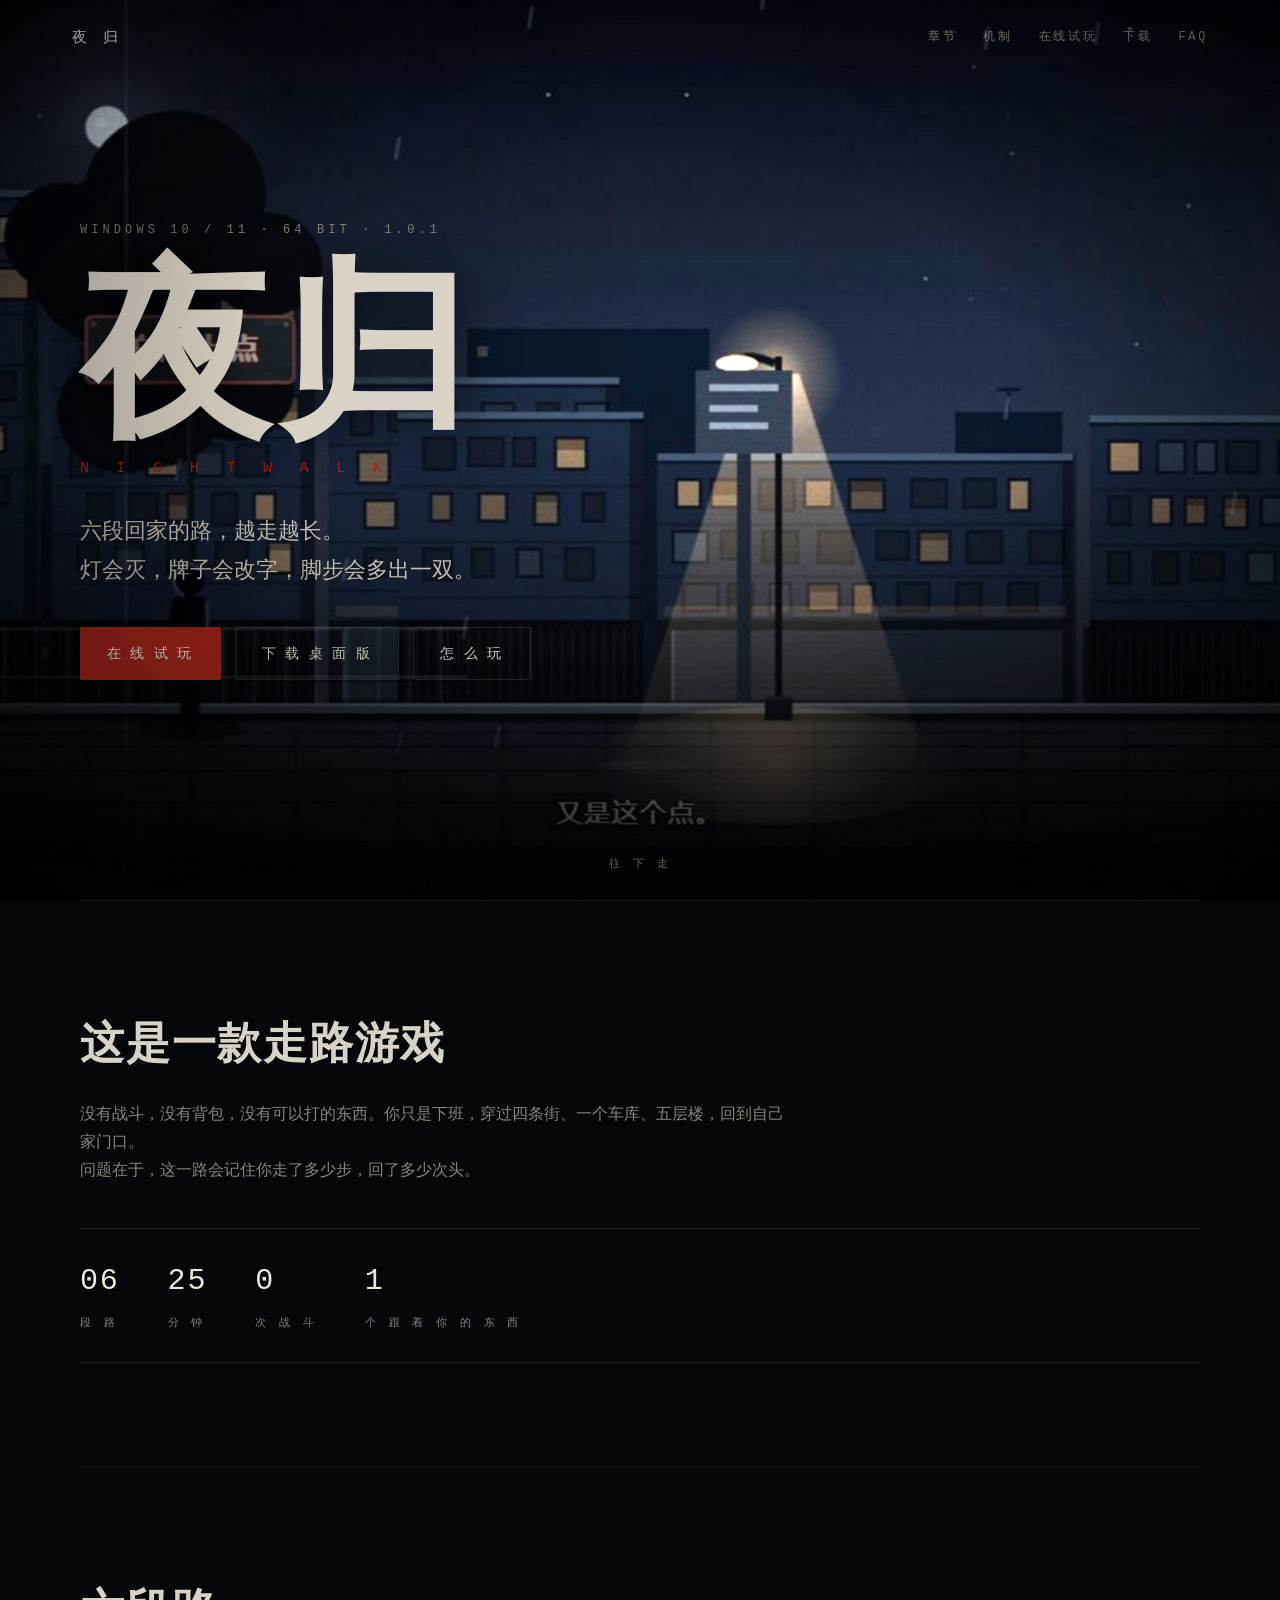
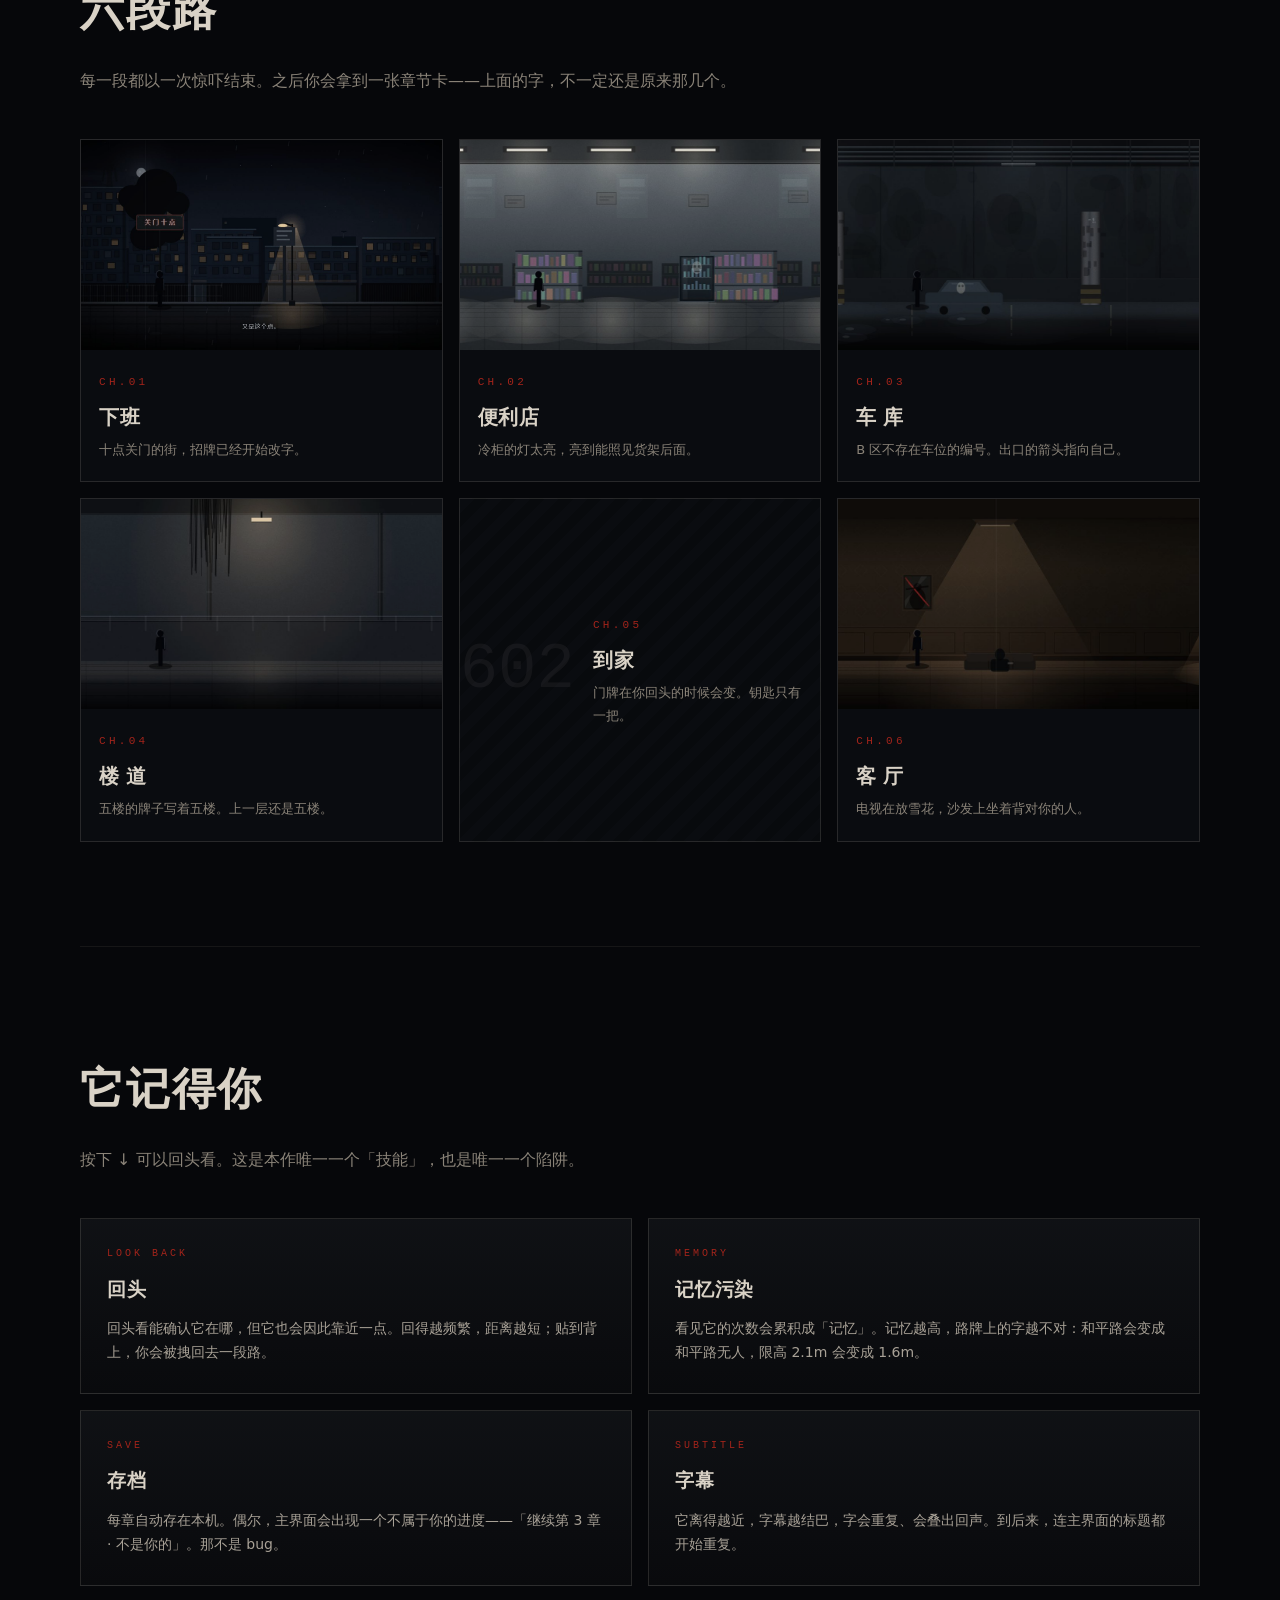
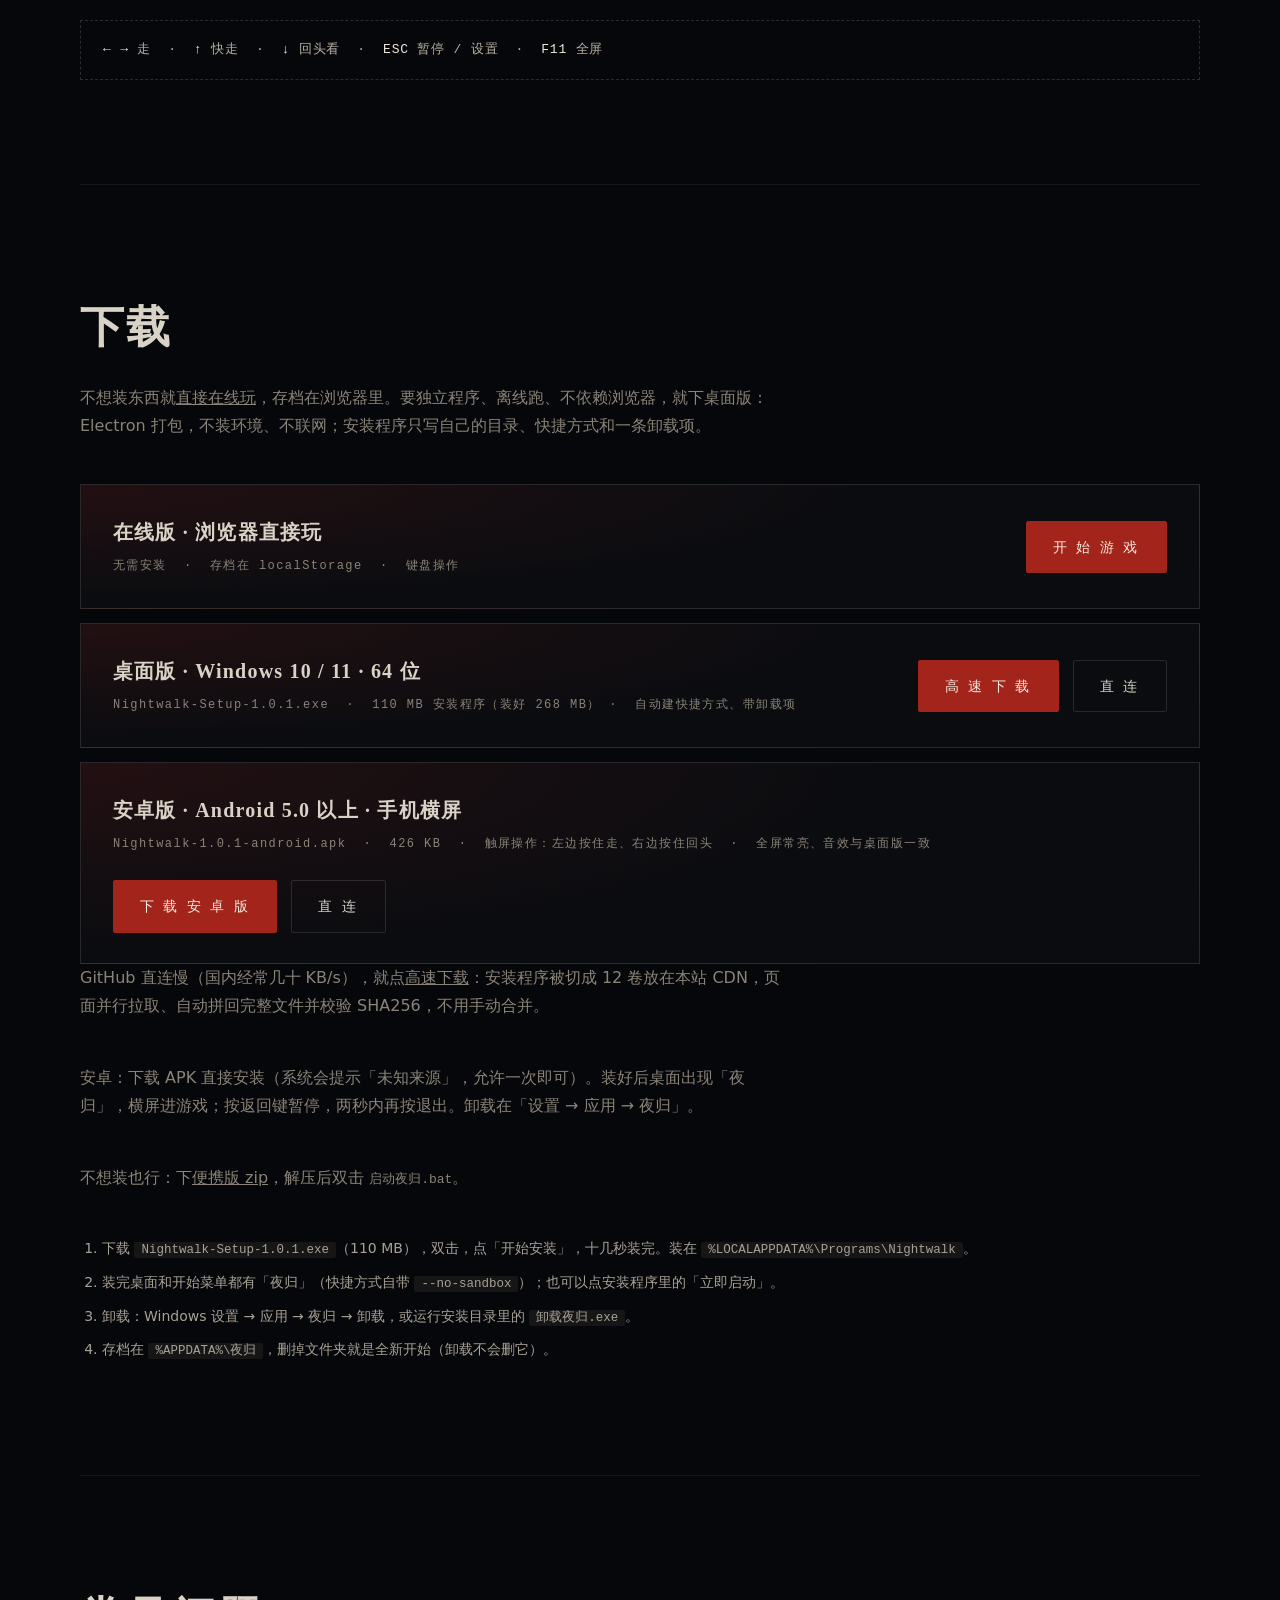
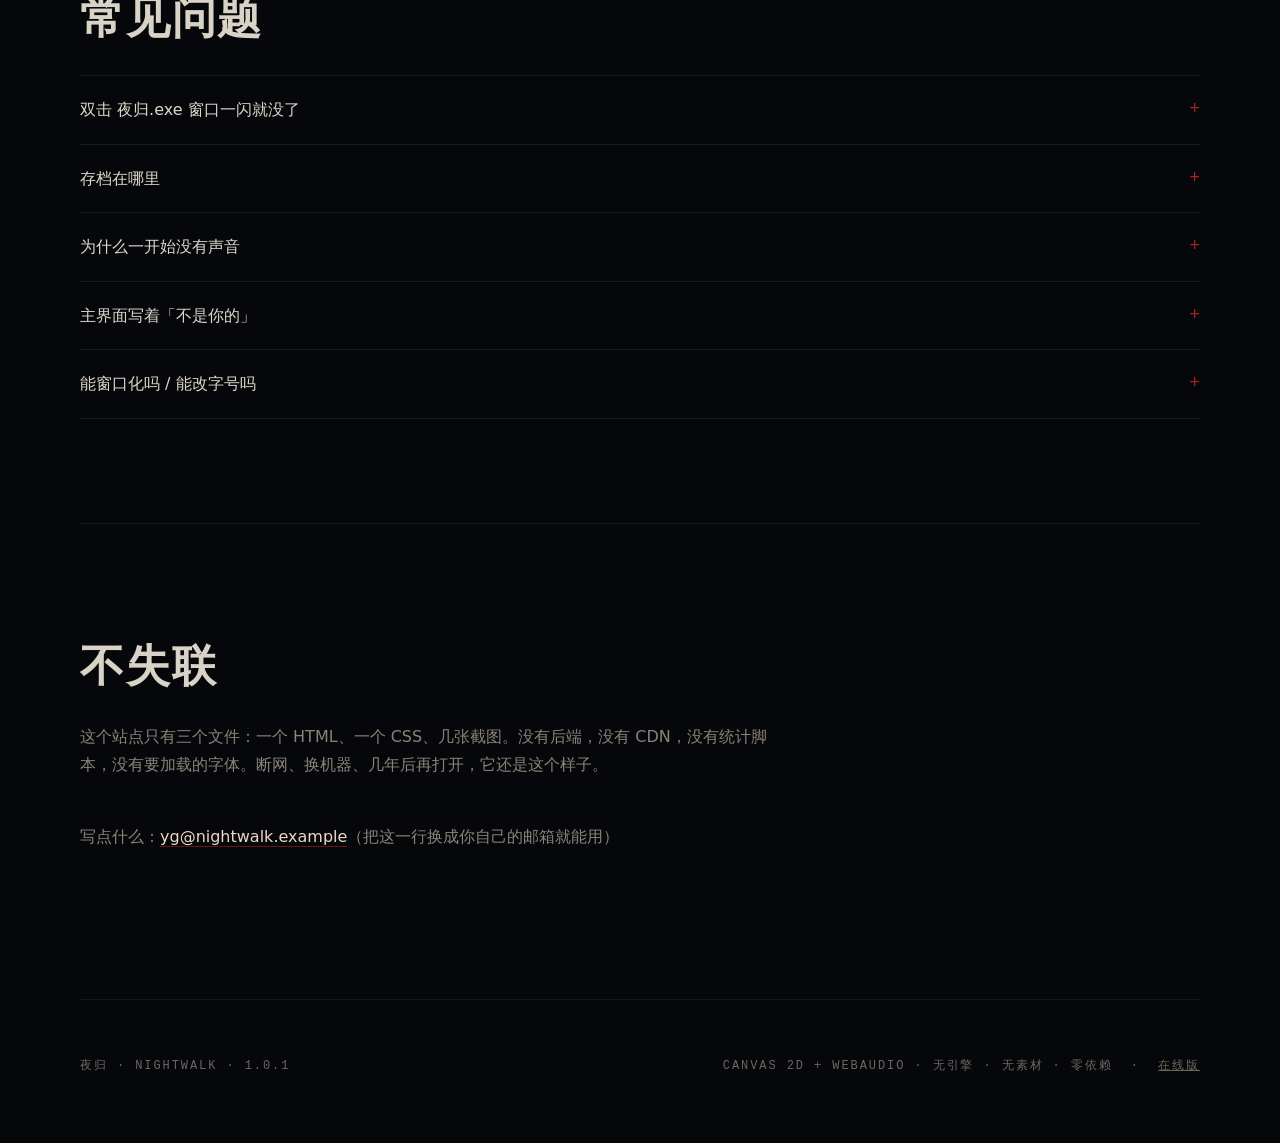
<file: index.html>
<!DOCTYPE html>
<html lang='zh-CN'>
<head>
<meta charset='utf-8'>
<script>document.documentElement.classList.add('js')</script>
<meta name='viewport' content='width=device-width,initial-scale=1'>
<title>夜归 · Nightwalk</title>
<meta name='description' content='夜归 Nightwalk —— 六段回家的路。灯会灭，牌子会改字，脚步会多出一双。'>
<meta name='theme-color' content='#06070a'>
<meta property='og:title' content='夜归 · Nightwalk'>
<meta property='og:description' content='六段回家的路。灯会灭，牌子会改字，脚步会多出一双。'>
<meta property='og:image' content='img/hero.jpg'>
<meta property='og:type' content='website'>
<link rel='icon' href="data:image/svg+xml,%3Csvg xmlns='http://www.w3.org/2000/svg' viewBox='0 0 32 32'%3E%3Crect width='32' height='32' fill='%23090a0c'/%3E%3Ccircle cx='16' cy='14' r='7' fill='%23c9c1b4'/%3E%3Ccircle cx='13' cy='13' r='2' fill='%23120f0d'/%3E%3Ccircle cx='19' cy='13' r='2' fill='%23120f0d'/%3E%3Cpath d='M12 19h8' stroke='%238e1f1a' stroke-width='1.6'/%3E%3C/svg%3E">
<link rel='stylesheet' href='style.css'>
</head>
<body>

<header class='hero'>
  <div class='hero-bg' style="background-image:url('img/hero.jpg')"></div>
  <nav class='topnav'>
    <a class='brand' href='./'>夜 归</a>
    <div class='navlinks'>
      <a href='#chapters'>章节</a>
      <a href='#how'>机制</a>
      <a href='play/'>在线试玩</a>
      <a href='#download'>下载</a>
      <a href='#faq'>FAQ</a>
    </div>
  </nav>
  <div class='hero-inner'>
    <p class='kicker'>WINDOWS 10 / 11 · 64 BIT · 1.0.1</p>
    <h1 class='glitch' data-t='夜归'>夜归</h1>
    <p class='en'>N I G H T W A L K</p>
    <p class='lead'>六段回家的路，越走越长。<br>灯会灭，牌子会改字，脚步会多出一双。</p>
    <div class='cta'>
      <a class='btn solid' href='play/'>在 线 试 玩</a>
      <a class='btn ghost' href='#download'>下 载 桌 面 版</a>
      <a class='btn ghost' href='#how'>怎 么 玩</a>
    </div>
  </div>
  <div class='scroll'>往 下 走</div>
</header>

<main class='wrap'>

  <section class='sec reveal' id='about'>
    <h2>这是一款走路游戏</h2>
    <p class='sub'>没有战斗，没有背包，没有可以打的东西。你只是下班，穿过四条街、一个车库、五层楼，回到自己家门口。<br>问题在于，这一路会记住你走了多少步，回了多少次头。</p>
    <div class='stats'>
      <div><b>06</b><span>段 路</span></div>
      <div><b>25</b><span>分 钟</span></div>
      <div><b>0</b><span>次 战 斗</span></div>
      <div><b>1</b><span>个 跟 着 你 的 东 西</span></div>
    </div>
  </section>

  <section class='sec reveal' id='chapters'>
    <h2>六段路</h2>
    <p class='sub'>每一段都以一次惊吓结束。之后你会拿到一张章节卡——上面的字，不一定还是原来那几个。</p>
    <div class='grid'>
      <article class='card'><img src='img/street.jpg' alt='街道'><div class='meta'><span class='no'>CH.01</span><h3>下班</h3><p>十点关门的街，招牌已经开始改字。</p></div></article>
      <article class='card'><img src='img/store.jpg' alt='便利店'><div class='meta'><span class='no'>CH.02</span><h3>便利店</h3><p>冷柜的灯太亮，亮到能照见货架后面。</p></div></article>
      <article class='card'><img src='img/garage.jpg' alt='车库'><div class='meta'><span class='no'>CH.03</span><h3>车 库</h3><p>B 区不存在车位的编号。出口的箭头指向自己。</p></div></article>
      <article class='card'><img src='img/stairs.jpg' alt='楼道'><div class='meta'><span class='no'>CH.04</span><h3>楼 道</h3><p>五楼的牌子写着五楼。上一层还是五楼。</p></div></article>
      <article class='card noimg'><span class='ghost-no'>602</span><div class='meta'><span class='no'>CH.05</span><h3>到家</h3><p>门牌在你回头的时候会变。钥匙只有一把。</p></div></article>
      <article class='card'><img src='img/living.jpg' alt='客厅'><div class='meta'><span class='no'>CH.06</span><h3>客 厅</h3><p>电视在放雪花，沙发上坐着背对你的人。</p></div></article>
    </div>
  </section>

  <section class='sec reveal' id='how'>
    <h2>它记得你</h2>
    <p class='sub'>按下 ↓ 可以回头看。这是本作唯一一个「技能」，也是唯一一个陷阱。</p>
    <div class='cols'>
      <div class='box'><span class='tag'>LOOK BACK</span><h3>回头</h3><p>回头看能确认它在哪，但它也会因此靠近一点。回得越频繁，距离越短；贴到背上，你会被拽回去一段路。</p></div>
      <div class='box'><span class='tag'>MEMORY</span><h3>记忆污染</h3><p>看见它的次数会累积成「记忆」。记忆越高，路牌上的字越不对：和平路会变成和平路无人，限高 2.1m 会变成 1.6m。</p></div>
      <div class='box'><span class='tag'>SAVE</span><h3>存档</h3><p>每章自动存在本机。偶尔，主界面会出现一个不属于你的进度——「继续第 3 章 · 不是你的」。那不是 bug。</p></div>
      <div class='box'><span class='tag'>SUBTITLE</span><h3>字幕</h3><p>它离得越近，字幕越结巴，字会重复、会叠出回声。到后来，连主界面的标题都开始重复。</p></div>
    </div>
    <p class='keys'><b>← →</b> 走 &nbsp;·&nbsp; <b>↑</b> 快走 &nbsp;·&nbsp; <b>↓</b> 回头看 &nbsp;·&nbsp; <b>ESC</b> 暂停 / 设置 &nbsp;·&nbsp; <b>F11</b> 全屏</p>
  </section>

  <section class='sec reveal' id='download'>
    <h2>下载</h2>
    <p class='sub'>不想装东西就<a href='play/'>直接在线玩</a>，存档在浏览器里。要独立程序、离线跑、不依赖浏览器，就下桌面版：Electron 打包，不装环境、不联网；安装程序只写自己的目录、快捷方式和一条卸载项。</p>
    <div class='dl'>
      <div>
        <strong>在线版 · 浏览器直接玩</strong>
        <span>无需安装 &nbsp;·&nbsp; 存档在 localStorage &nbsp;·&nbsp; 键盘操作</span>
      </div>
      <div class='cta'>
        <a class='btn solid' href='play/'>开 始 游 戏</a>
      </div>
    </div>
    <div class='dl' style='margin-top:14px'>
      <div>
        <strong>桌面版 · Windows 10 / 11 · 64 位</strong>
        <span>Nightwalk-Setup-1.0.1.exe &nbsp;·&nbsp; 110 MB 安装程序（装好 268 MB）&nbsp;·&nbsp; 自动建快捷方式、带卸载项</span>
      </div>
      <div class='cta'>
        <a class='btn solid' href='dl/'>高 速 下 载</a>
        <a class='btn ghost' href='https://github.com/MYWsleep/nightwalk/releases/download/v1.0.1/Nightwalk-Setup-1.0.1.exe' download>直 连</a>
      </div>
    </div>
    <div class='dl' style='margin-top:14px'>
      <div>
        <strong>安卓版 · Android 5.0 以上 · 手机横屏</strong>
        <span>Nightwalk-1.0.1-android.apk &nbsp;·&nbsp; 426 KB &nbsp;·&nbsp; 触屏操作：左边按住走、右边按住回头 &nbsp;·&nbsp; 全屏常亮、音效与桌面版一致</span>
      </div>
      <div class='cta'>
        <a class='btn solid' href='apk/Nightwalk-1.0.1-android.apk' download>下 载 安 卓 版</a>
        <a class='btn ghost' href='https://github.com/MYWsleep/nightwalk/releases/download/v1.0.1/Nightwalk-1.0.1-android.apk' download>直 连</a>
      </div>
    </div>
    <p class='sub'>GitHub 直连慢（国内经常几十 KB/s），就点<a href='dl/'>高速下载</a>：安装程序被切成 12 卷放在本站 CDN，页面并行拉取、自动拼回完整文件并校验 SHA256，不用手动合并。</p>
    <p class='sub'>安卓：下载 APK 直接安装（系统会提示「未知来源」，允许一次即可）。装好后桌面出现「夜归」，横屏进游戏；按返回键暂停，两秒内再按退出。卸载在「设置 → 应用 → 夜归」。</p>
    <p class='sub'>不想装也行：下<a href='https://github.com/MYWsleep/nightwalk/releases/download/v1.0.1/Nightwalk-1.0.1-win64.zip'>便携版 zip</a>，解压后双击 <code>启动夜归.bat</code>。</p>
    <ol class='steps'>
      <li>下载 <code>Nightwalk-Setup-1.0.1.exe</code>（110 MB），双击，点「开始安装」，十几秒装完。装在 <code>%LOCALAPPDATA%\Programs\Nightwalk</code>。</li>
      <li>装完桌面和开始菜单都有「夜归」（快捷方式自带 <code>--no-sandbox</code>）；也可以点安装程序里的「立即启动」。</li>
      <li>卸载：Windows 设置 → 应用 → 夜归 → 卸载，或运行安装目录里的 <code>卸载夜归.exe</code>。</li>
      <li>存档在 <code>%APPDATA%\夜归</code>，删掉文件夹就是全新开始（卸载不会删它）。</li>
    </ol>
  </section>

  <section class='sec reveal' id='faq'>
    <h2>常见问题</h2>
    <details><summary>双击 夜归.exe 窗口一闪就没了</summary><p>个别机器会拦 Chromium 的沙箱进程。用安装程序装的，桌面快捷方式已经带上 <code>--no-sandbox</code>，直接双击就行；便携版请用同目录的 <code>启动夜归.bat</code>。游戏只加载本地文件，不访问网络。</p></details>
    <details><summary>存档在哪里</summary><p><code>%APPDATA%\夜归</code>。设置和进度都在里面，删掉等于重来。主界面「重新开始」也会清档。</p></details>
    <details><summary>为什么一开始没有声音</summary><p>浏览器和 Electron 都要求先有一次点击才允许播放音频。点一下画面就好；音量在 ESC → 设置里调。</p></details>
    <details><summary>主界面写着「不是你的」</summary><p>那是存档污染机制，不是错误。走远一点（超过 600 像素）再回主界面，它就会变回你自己的进度。</p></details>
    <details><summary>能窗口化吗 / 能改字号吗</summary><p>默认 1320×820 窗口，F11 全屏。ESC → 设置里可以调音量、静音、字幕字号、减少闪烁。</p></details>
  </section>

  <section class='sec reveal contact' id='contact'>
    <h2>不失联</h2>
    <p class='sub'>这个站点只有三个文件：一个 HTML、一个 CSS、几张截图。没有后端，没有 CDN，没有统计脚本，没有要加载的字体。断网、换机器、几年后再打开，它还是这个样子。</p>
    <p class='sub'>写点什么：<a href='mailto:yg@nightwalk.example'>yg@nightwalk.example</a>（把这一行换成你自己的邮箱就能用）</p>
  </section>

</main>

<footer class='wrap'>
  <span>夜归 · NIGHTWALK · 1.0.1</span>
  <span>CANVAS 2D + WEBAUDIO · 无引擎 · 无素材 · 零依赖 &nbsp;·&nbsp; <a href='play/'>在线版</a></span>
</footer>

<script src='main.js'></script>
</body>
</html>
</file>
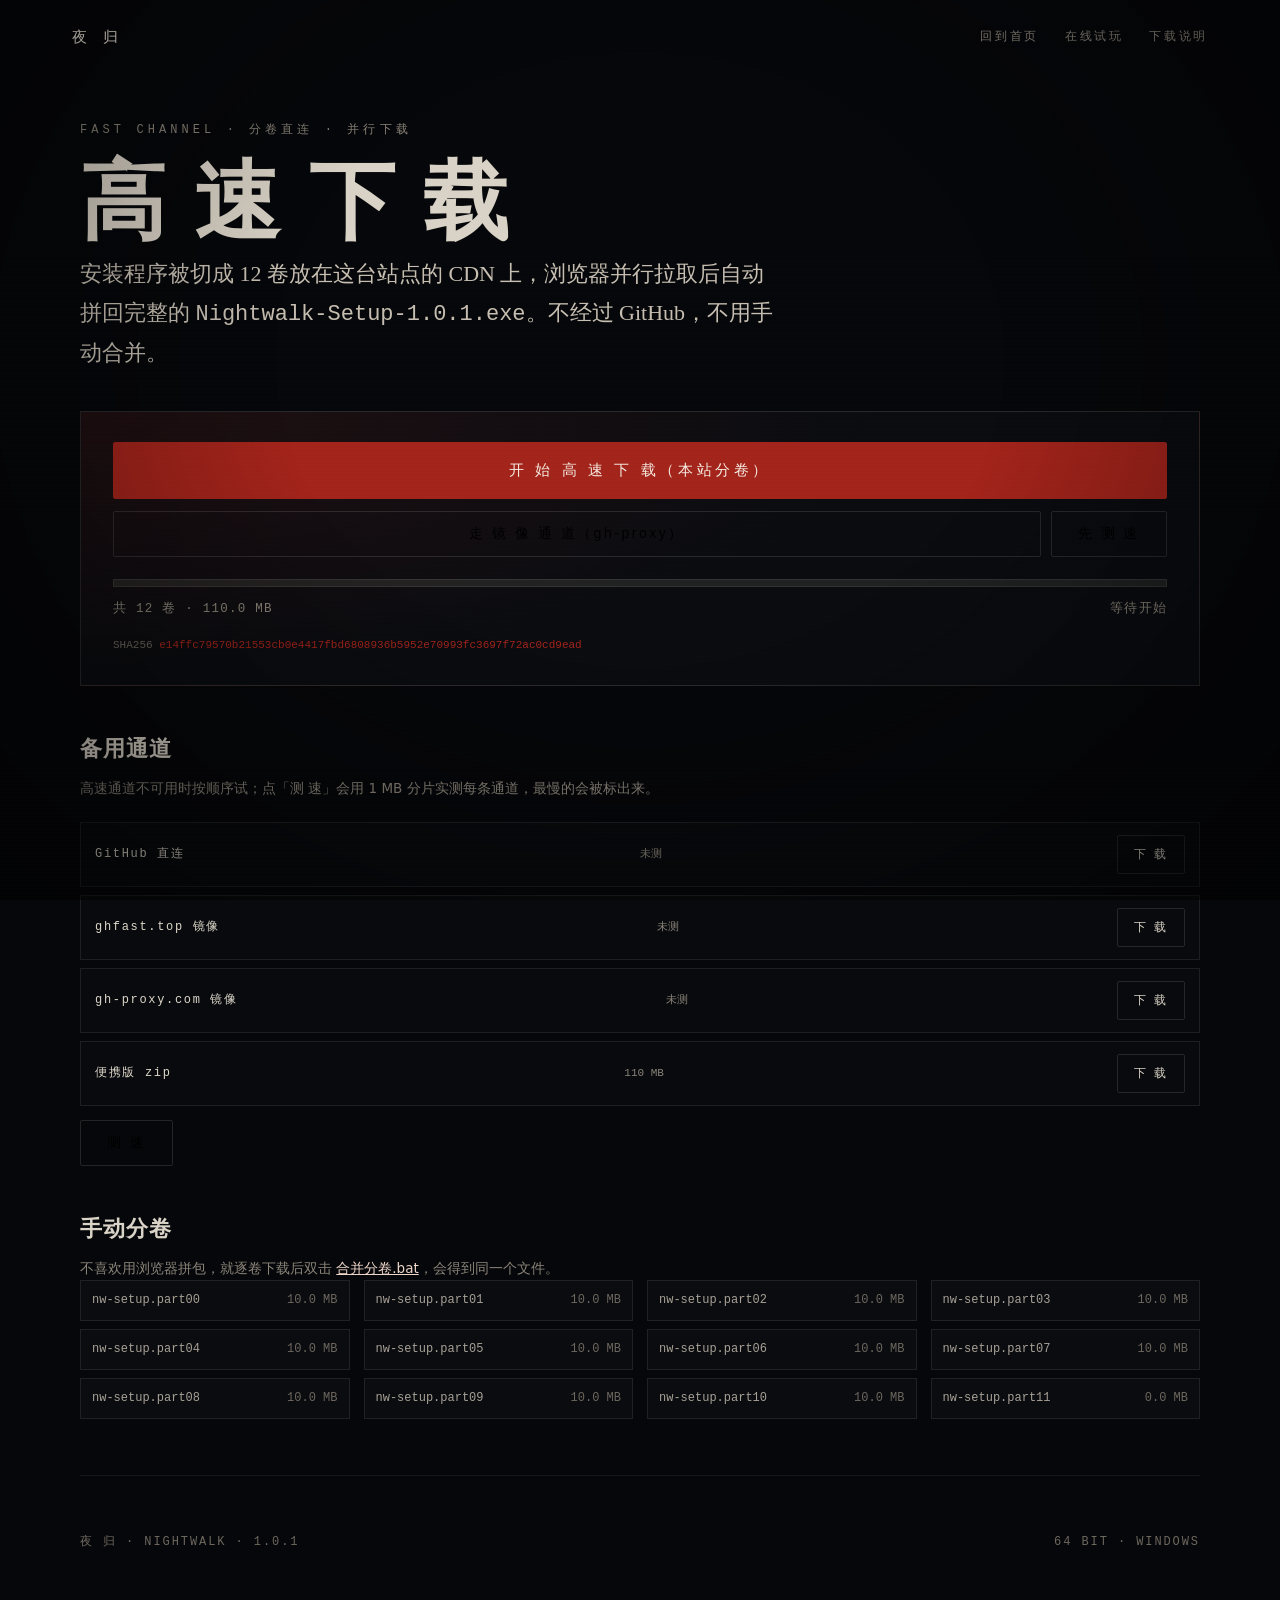
<file: dl/index.html>
<!doctype html>
<html lang="zh-CN">
<head>
<meta charset="utf-8">
<meta name="viewport" content="width=device-width,initial-scale=1">
<title>高速下载 · 夜归 Nightwalk</title>
<meta name="description" content="夜归 Nightwalk 安装程序高速下载通道：分卷直连、并行下载、镜像测速。">
<link rel="stylesheet" href="../style.css">
<style>
  body{padding-bottom:0}
  .dlwrap{padding:120px 0 80px}
  .dlwrap h1{font-size:clamp(44px,8vw,86px);line-height:1;margin:0 0 10px}
  .dlwrap .kicker{margin-bottom:18px}
  .box2{border:1px solid var(--line);background:radial-gradient(120% 160% at 0% 0%,rgba(163,36,27,.14),transparent 60%),#0a0c10;padding:30px 32px}
  .big{width:100%;justify-content:center;font-size:15px;letter-spacing:.24em;padding:18px 26px}
  .big[disabled]{opacity:.55;cursor:default;transform:none}
  .bar{height:8px;background:rgba(217,210,198,.10);margin:22px 0 12px;overflow:hidden;border:1px solid rgba(217,210,198,.10)}
  .bar i{display:block;height:100%;width:0;background:linear-gradient(90deg,#a3241b,#c9432f);transition:width .18s linear}
  .stat{font-family:ui-monospace,Consolas,monospace;font-size:12.5px;letter-spacing:.1em;color:var(--dim);display:flex;justify-content:space-between;gap:16px;flex-wrap:wrap}
  .stat b{color:#efe7da;font-weight:500}
  .hash{font-family:ui-monospace,Consolas,monospace;font-size:11px;color:#6d675e;word-break:break-all;margin-top:16px;line-height:1.7}
  .hash em{color:#a3241b;font-style:normal}
  .mlist{list-style:none;margin:22px 0 0;padding:0;display:grid;gap:8px}
  .mlist li{display:flex;align-items:center;justify-content:space-between;gap:14px;border:1px solid rgba(217,210,198,.1);padding:12px 14px;background:#080a0d;flex-wrap:wrap}
  .mlist .n{font-family:ui-monospace,Consolas,monospace;font-size:12px;letter-spacing:.14em;color:#ded7ca}
  .mlist .s{font-family:ui-monospace,Consolas,monospace;font-size:11px;color:var(--dim)}
  .mlist .s.fast{color:#8fd2a0}
  .mlist .s.best{color:#a3241b}
  .mlist a{text-decoration:none}
  .mlist .btn{padding:8px 16px;font-size:12px}
  h2.sm{font-size:22px;margin:44px 0 6px}
  .note{color:var(--dim);font-size:13.5px;margin:8px 0 0}
  .parts{grid-template-columns:repeat(4,1fr)}
  @media (max-width:900px){.parts{grid-template-columns:repeat(2,1fr)}}
  @media (max-width:620px){.parts{grid-template-columns:1fr}.dlwrap{padding:96px 0 60px}.box2{padding:22px}}
</style>
</head>
<body>
<div class="topnav">
  <a class="brand glitch" data-t href="../">夜 归</a>
  <div class="navlinks"><a href="../">回到首页</a><a href="../play/">在线试玩</a><a href="../#download">下载说明</a></div>
</div>

<main class="wrap dlwrap">
  <p class="kicker">FAST CHANNEL · 分卷直连 · 并行下载</p>
  <h1>高 速 下 载</h1>
  <p class="lead">安装程序被切成 12 卷放在这台站点的 CDN 上，浏览器并行拉取后自动拼回完整的 <code>Nightwalk-Setup-1.0.1.exe</code>。不经过 GitHub，不用手动合并。</p>

  <div class="box2" style="margin-top:36px">
    <button class="btn solid big" id="go">开 始 高 速 下 载（本站分卷）</button>
    <div style="display:flex;gap:10px;margin-top:12px;flex-wrap:wrap">
      <button class="btn ghost" id="go-mirror" style="flex:1;justify-content:center">走 镜 像 通 道（gh-proxy）</button>
      <button class="btn ghost" id="bench2" style="justify-content:center">先 测 速</button>
    </div>
    <div class="bar"><i id="fill"></i></div>
    <div class="stat"><span id="l">共 12 卷 · 110.0 MB</span><span id="r">等待开始</span></div>
    <div class="hash">SHA256 <em>e14ffc79570b21553cb0e4417fbd6808936b5952e70993fc3697f72ac0cd9ead</em></div>
  </div>

  <h2 class="sm">备用通道</h2>
  <p class="note">高速通道不可用时按顺序试；点「测 速」会用 1 MB 分片实测每条通道，最慢的会被标出来。</p>
  <ul class="mlist" id="mlist">
    <li data-k="direct"><span class="n">GitHub 直连</span><span class="s">未测</span><a class="btn ghost" href="https://github.com/MYWsleep/nightwalk/releases/download/v1.0.1/Nightwalk-Setup-1.0.1.exe">下 载</a></li>
    <li data-k="ghfast"><span class="n">ghfast.top 镜像</span><span class="s">未测</span><a class="btn ghost" href="https://ghfast.top/https://github.com/MYWsleep/nightwalk/releases/download/v1.0.1/Nightwalk-Setup-1.0.1.exe">下 载</a></li>
    <li data-k="ghproxy"><span class="n">gh-proxy.com 镜像</span><span class="s">未测</span><a class="btn ghost" href="https://gh-proxy.com/https://github.com/MYWsleep/nightwalk/releases/download/v1.0.1/Nightwalk-Setup-1.0.1.exe">下 载</a></li>
    <li data-k="zip"><span class="n">便携版 zip</span><span class="s">110 MB</span><a class="btn ghost" href="https://github.com/MYWsleep/nightwalk/releases/download/v1.0.1/Nightwalk-1.0.1-win64.zip">下 载</a></li>
  </ul>
  <div style="margin-top:14px"><button class="btn ghost" id="bench">测 速</button></div>

  <h2 class="sm">手动分卷</h2>
  <p class="note">不喜欢用浏览器拼包，就逐卷下载后双击 <a href="parts/合并分卷.bat" style="color:#efd7c9">合并分卷.bat</a>，会得到同一个文件。</p>
  <ul class="parts" id="plist"></ul>

  <footer style="margin-top:56px"><span>夜 归 · NIGHTWALK · 1.0.1</span><span>64 BIT · WINDOWS</span></footer>
</main>

<script>
(function(){
  var TOTAL=115364864, NPARTS=12, PB=10485760, SHA='e14ffc79570b21553cb0e4417fbd6808936b5952e70993fc3697f72ac0cd9ead';
  var elGo=document.getElementById('go'), elFill=document.getElementById('fill'),
      elL=document.getElementById('l'), elR=document.getElementById('r'), elP=document.getElementById('plist');
  function partName(i){ return 'parts/nw-setup.part' + ('0'+i).slice(-2); }
  var MIRRORS = {
    direct: 'https://github.com/MYWsleep/nightwalk/releases/download/v1.0.1/Nightwalk-Setup-1.0.1.exe',
    ghfast: 'https://ghfast.top/https://github.com/MYWsleep/nightwalk/releases/download/v1.0.1/Nightwalk-Setup-1.0.1.exe',
    ghproxy: 'https://gh-proxy.com/https://github.com/MYWsleep/nightwalk/releases/download/v1.0.1/Nightwalk-Setup-1.0.1.exe',
    zip: 'https://github.com/MYWsleep/nightwalk/releases/download/v1.0.1/Nightwalk-1.0.1-win64.zip'
  };
  function mb(b){ return (b/1048576).toFixed(1); }
  // 分卷列表
  var html='';
  for (var i=0;i<NPARTS;i++){ var sz = i===NPARTS-1 ? TOTAL-PB*(NPARTS-1) : PB;
    html += '<li><a href="'+partName(i)+'" style="text-decoration:none">'+partName(i).replace('parts/','')+'</a><i>'+mb(sz)+' MB</i></li>'; }
  elP.innerHTML = html;

  var got=0, t0=0, done=false, raf=0, WORKERS=16, CHUNK=1048576;
  function paint(){
    var pc = Math.min(100, got/TOTAL*100);
    elFill.style.width = pc.toFixed(1)+'%';
    var dt = (performance.now()-t0)/1000 || 1, sp = got/dt;
    elL.textContent = '已下载 ' + mb(got) + ' / 110.0 MB（' + pc.toFixed(0) + '%）';
    elR.textContent = sp>1048576 ? (sp/1048576).toFixed(1)+' MB/s' : (sp/1024).toFixed(0)+' KB/s';
    if (got>0 && !done){ var left=(TOTAL-got)/Math.max(1,sp); elR.textContent += ' · 剩余 ' + (left>60?Math.round(left/60)+' 分'+(Math.round(left)%60)+' 秒':Math.round(left)+' 秒'); }
  }
  function tick(){ if(done) return; paint(); raf=requestAnimationFrame(tick); }

  // 分卷 + Range：把整包当成一段连续字节，切 2 MB 一片，任意并发
  async function grabAbs(url, lo, hi, onBytes){
    var r = await fetch(url, {cache:'no-store', headers:{Range:'bytes='+lo+'-'+hi}});
    if (!r.ok) throw new Error('HTTP ' + r.status);
    if (!r.body || r.status !== 206){
      var full = new Uint8Array(await r.arrayBuffer());
      var sl = (r.status === 206) ? full : full.subarray(lo, hi+1);
      onBytes(sl.length); return sl;
    }
    var rd = r.body.getReader(), parts = [], n = 0;
    for(;;){ var st = await rd.read(); if (st.done) break; parts.push(st.value); n += st.value.length; onBytes(st.value.length); }
    var out = new Uint8Array(n), o = 0;
    for (var k = 0; k < parts.length; k++){ out.set(parts[k], o); o += parts[k].length; }
    return out;
  }
  // 本站分卷（Pages CDN）
  function grabChunk(start, len, onBytes){
    var pidx = Math.floor(start / PB), lo = start - pidx*PB, hi = Math.min(PB-1, lo + len - 1);
    return grabAbs(partName(pidx), lo, hi, onBytes);
  }
  // 镜像直取整个安装包（gh-proxy，带 CORS + Range），绝对字节区间
  function grabMirror(start, len, onBytes){
    return grabAbs(MIRRORS.ghproxy, start, start + len - 1, onBytes);
  }

  function plan(C){                                  // 每片都不能跨卷（跨卷会被 Range 截断）
    var list = [];
    for (var p = 0; p < NPARTS; p++){
      var psize = (p === NPARTS-1) ? (TOTAL - PB*(NPARTS-1)) : PB;
      for (var o = 0; o < psize; o += C) list.push([p*PB + o, Math.min(C, psize - o)]);
    }
    return list;
  }

  async function run(opt){
    opt = opt || {};
    var W = opt.workers || WORKERS, C = opt.chunk || CHUNK, grab = (opt.src === 'ghproxy') ? grabMirror : grabChunk;
    var todo = plan(C), nChunks = todo.length;
    var out = new Uint8Array(TOTAL), cursor = 0, errs = [];
    got = 0; t0 = performance.now(); done = false;
    cancelAnimationFrame(raf); raf = requestAnimationFrame(tick);
    async function worker(){
      for(;;){
        var i = cursor++; if (i >= nChunks) return;
        var start = todo[i][0], len = todo[i][1], ok = false;
        for (var t = 0; t < 2 && !ok; t++){
          var mine = 0;
          try {
            var buf = await grab(start, len, function(n){ mine += n; got += n; });
            if (buf.length !== len) throw new Error('short ' + buf.length + '/' + len);
            out.set(buf, start); ok = true;
          } catch(e){ got -= mine; if (t === 1) errs.push(i + ':' + e.message); }
        }
      }
    }
    var ws = []; for (var k = 0; k < W; k++) ws.push(worker());
    await Promise.all(ws);
    done = true; cancelAnimationFrame(raf); paint();
    if (errs.length) return {ok:false, errs:errs.slice(0,5), workers:W};
    var dg = await crypto.subtle.digest('SHA-256', out);
    var hex = Array.prototype.map.call(new Uint8Array(dg), function(b2){ return ('0'+b2.toString(16)).slice(-2); }).join('');
    var res = {ok:true, bytes:out.length, sha:hex, match:hex===SHA, ms:Math.round(performance.now()-t0), workers:W, chunks:nChunks};
    if (opt.save === false) return res;
    var blob = new Blob([out], {type:'application/octet-stream'});
    var a2 = document.createElement('a');
    a2.href = URL.createObjectURL(blob); a2.download = 'Nightwalk-Setup-1.0.1.exe';
    document.body.appendChild(a2); a2.click(); a2.remove();
    setTimeout(function(){ URL.revokeObjectURL(a2.href); }, 60000);
    return res;
  }

  function makeHandler(btn, src, label){
    btn.addEventListener('click', async function(){
      btn.disabled = true; elGo.disabled = true;
      btn.textContent = '正 在 下 载 …'; elR.textContent = '准备中';
      try {
        var r = await run({save:true, src:src, workers: src === 'ghproxy' ? 12 : 16});
        if (!r.ok){ elR.textContent = '部分分片失败，换另一条通道试'; btn.textContent = label + '（重 试）'; }
        else { elR.textContent = r.ms/1000 + ' 秒 · ' + (r.bytes/1048576/(r.ms/1000)).toFixed(2) + ' MB/s · SHA256 ' + (r.match?'通过':'不符'); btn.textContent = '已 保 存'; }
      } catch(e){ elR.textContent = '失败：' + e.message; btn.textContent = label + '（重 试）'; }
      btn.disabled = false; elGo.disabled = false;
    });
  }
  makeHandler(elGo, 'pages', '开 始 高 速 下 载（本站分卷）');
  makeHandler(document.getElementById('go-mirror'), 'ghproxy', '走 镜 像 通 道（gh-proxy）');
  document.getElementById('bench2').addEventListener('click', function(){ document.getElementById('bench').click(); });
  // 镜像测速：1 MB range
  async function bench(k){
    var li = document.querySelector('#mlist li[data-k="'+k+'"] .s');
    li.textContent = '测试中'; li.className = 's';
    var t = performance.now(), bytes = 0;
    try {
      var ac = new AbortController(); var tm = setTimeout(function(){ ac.abort(); }, 15000);
      var r = await fetch(MIRRORS[k], {headers:{Range:'bytes=0-1048575'}, signal:ac.signal, cache:'no-store'});
      clearTimeout(tm);
      if (!r.body){ li.textContent = '不支持流式'; return 0; }
      var rd = r.body.getReader();
      for(;;){ var st = await rd.read(); if (st.done) break; bytes += st.value.length; }
    } catch(e){ li.textContent = '不通'; return 0; }
    var sec = (performance.now()-t)/1000, sp = bytes/sec;
    var txt = sp>1048576 ? (sp/1048576).toFixed(1)+' MB/s' : (sp/1024).toFixed(0)+' KB/s';
    li.textContent = txt; li.className = 's' + (sp>262144 ? ' fast' : '');
    return sp;
  }
  document.getElementById('bench').addEventListener('click', async function(){
    var out = {};
    await Promise.all(Object.keys(MIRRORS).map(async function(k){ out[k] = await bench(k); }));
    var best = Object.keys(out).sort(function(a,b){ return out[b]-out[a]; })[0];
    var li = document.querySelector('#mlist li[data-k="'+best+'"] .s');
    if (li && out[best] > 0){ li.className = 's best'; li.textContent += ' · 最快'; }
  });

  window.__dl = {
    run: run, MIRRORS: MIRRORS, TOTAL: TOTAL, NPARTS: NPARTS,
    setWorkers: function(n){ WORKERS = n|0; },
    progress: function(){ var ms = performance.now()-t0; return {bytes: got, ms: Math.round(ms), kbs: Math.round(got/Math.max(1,ms/1000)/1024)}; }
  };
})();
</script>
</body>
</html>
</file>
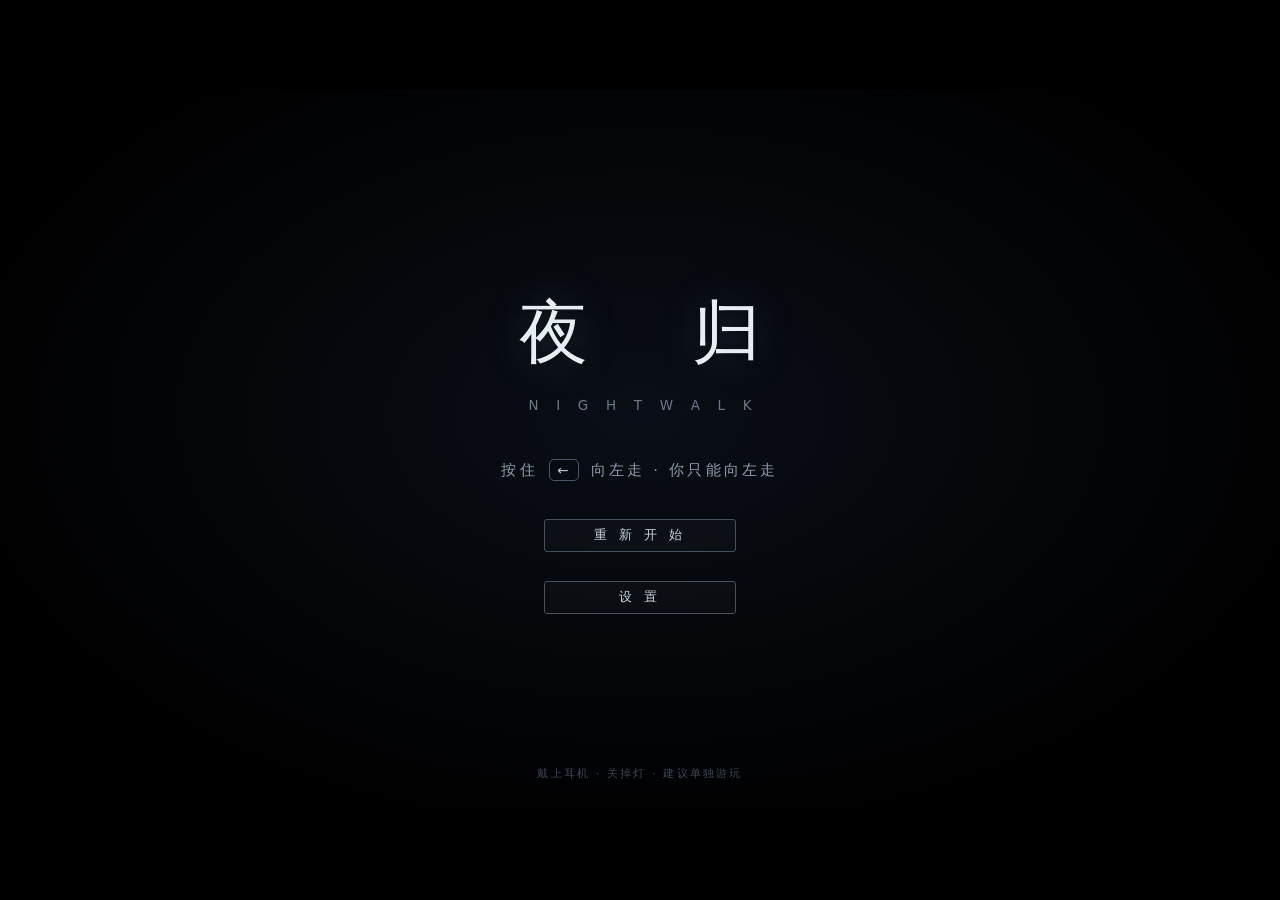
<file: play/index.html>
<!DOCTYPE html>
<html lang="zh-CN">
<head>
<meta charset="utf-8">
<meta name="viewport" content="width=device-width, initial-scale=1, viewport-fit=cover, user-scalable=no">
<meta name="theme-color" content="#05070a">
<meta name="mobile-web-app-capable" content="yes">
<meta name="apple-mobile-web-app-capable" content="yes">
<meta name="apple-mobile-web-app-status-bar-style" content="black-translucent">
<link rel="manifest" href="manifest.webmanifest">
<link rel="apple-touch-icon" href="icon-192.png">
<title>夜归 · Nightwalk</title>
<style>
  :root{
    --ink:#05060a;
    --paper:#e8eef5;
    --dim:#7b8798;
  }
  *{margin:0;padding:0;box-sizing:border-box}
  html,body{height:100%}
  body{
    background:#000;
    color:var(--paper);
    font-family:"Microsoft YaHei","PingFang SC","Hiragino Sans GB",system-ui,sans-serif;
    overflow:hidden;
    display:flex;align-items:center;justify-content:center;
    cursor:none;
    user-select:none;
    -webkit-user-select:none;
  }
  body.showcursor{cursor:default}
  #stage{
    position:relative;
    width:min(100vw, 177.78vh);
    height:min(56.25vw, 100vh);
    background:#000;
    overflow:hidden;
    box-shadow:0 0 120px rgba(0,0,0,.9) inset;
  }
  #game{
    position:absolute;inset:0;
    width:100%;height:100%;
    display:block;
    /* 高清渲染：不再像素化，保留细节 */
  }

  /* ---------- 画面叠加层 ---------- */
  .layer{position:absolute;inset:0;pointer-events:none}
  /* 扫描线与暗角改由画布自己烘焙（ART.scanlines / ART.vignette）。
     原来这两层用 mix-blend-mode 做全屏混合，浏览器每帧都要重新合成一遍，
     实测 239 帧里掉 26 帧；烘焙后 0 帧。DOM 保留但不再显示，减少合成层。 */
  #scan,#vig{
    display:none;
  }
  #tint{
    background:transparent;
    transition:background .5s linear;
    mix-blend-mode:screen;
    opacity:.5;
  }
  #flick{
    background:#fff;opacity:0;
    mix-blend-mode:screen;
  }

  /* ---------- 字幕 ---------- */
  #sub{
    position:absolute;left:0;right:0;bottom:9%;
    text-align:center;
    font-size:calc(clamp(13px, 1.55vw, 22px) * var(--txt, 1));
    letter-spacing:.08em;
    line-height:1.7;
    color:#cfd8e3;
    text-shadow:0 0 12px rgba(0,0,0,.95), 0 0 3px rgba(0,0,0,1);
    opacity:0;
    transition:opacity .7s ease;
    padding:0 12%;
    white-space:pre-line;
  }
  #sub.on{opacity:1}
  #sub.eerie{color:#c9a0a0}
  #card.fray .cn, #card.fray .en, #cover.fray .body, #cover.fray .btn{
    color:#d8b6b6;
    text-shadow:0 0 14px rgba(120,0,0,.5), 0 0 3px rgba(0,0,0,1);
    animation:fray 1.3s steps(3) infinite;
  }
  #sub.fray{
    color:#d8b6b6;
    text-shadow:0 0 12px rgba(120,0,0,.55), 0 0 3px rgba(0,0,0,1);
    animation:fray 1.1s steps(3) infinite;
  }
  @keyframes fray{
    0%{transform:translateX(0) skewX(0)}
    33%{transform:translateX(-1px) skewX(-1.2deg)}
    66%{transform:translateX(1.4px) skewX(.9deg)}
    100%{transform:translateX(0) skewX(0)}
  }

  /* ---------- 章节卡 ---------- */
  #card{
    position:absolute;inset:0;
    display:flex;flex-direction:column;
    align-items:center;justify-content:center;
    gap:1.2vw;
    background:#000;
    opacity:0;
    transition:opacity 1s ease;
    pointer-events:none;
  }
  #card.on{opacity:1}
  #card .cn{
    font-size:calc(clamp(20px, 3.1vw, 44px) * var(--txt, 1));
    letter-spacing:.35em;
    color:#dfe7f0;
    text-shadow:0 0 30px rgba(120,150,190,.35);
  }
  #card .en{
    font-size:clamp(9px, 1vw, 14px);
    letter-spacing:.55em;
    color:#5d6a7c;
    text-transform:uppercase;
  }
  #card .rule{
    width:clamp(60px, 9vw, 140px);height:1px;
    background:linear-gradient(90deg,transparent,#4a5666,transparent);
    margin-top:.4vw;
  }

  /* ---------- 封面 / 结束 ---------- */
  #cover{
    position:absolute;inset:0;
    display:flex;flex-direction:column;
    align-items:center;justify-content:center;
    gap:1.4vw;
    background:radial-gradient(ellipse at 50% 45%, #0a0e16 0%, #000 78%);
    transition:opacity .9s ease;
  }
  #cover.hide{opacity:0;pointer-events:none}
  #cover h1{
    font-size:clamp(30px, 5.4vw, 78px);
    font-weight:400;
    letter-spacing:.6em;
    text-indent:.6em;
    color:#e6edf5;
    text-shadow:0 0 40px rgba(140,170,210,.25), 0 0 6px rgba(0,0,0,.9);
  }
  #cover .sub{
    font-size:clamp(10px, 1.05vw, 15px);
    letter-spacing:.5em;
    color:#6b7889;
    text-indent:.5em;
  }
  #cover .hint{
    margin-top:2.2vw;
    font-size:clamp(11px, 1.15vw, 16px);
    letter-spacing:.22em;
    color:#8e9bad;
    animation:breathe 2.6s ease-in-out infinite;
  }
  @keyframes breathe{0%,100%{opacity:.35}50%{opacity:1}}
  #cover .key{
    display:inline-block;
    border:1px solid #4b5768;
    border-radius:5px;
    padding:.12em .5em;
    margin:0 .25em;
    color:#c3cedb;
    font-size:.92em;
  }
  #cover .tiny{
    position:absolute;bottom:4%;
    font-size:clamp(8px,.85vw,12px);
    letter-spacing:.2em;color:#3d4757;
  }
  #cover.endq h1{letter-spacing:.3em;font-size:clamp(22px,3.4vw,52px);text-indent:.3em}
  #cover .body{
    max-width:64%;
    text-align:center;
    font-size:calc(clamp(11px,1.1vw,16px) * var(--txt, 1));
    line-height:2;
    color:#98a4b4;
    letter-spacing:.06em;
    white-space:pre-line;
  }
  #cover .btn{
    pointer-events:auto;
    margin-top:1.6vw;
    border:1px solid #46525f;
    background:rgba(255,255,255,.02);
    color:#c9d4e0;
    padding:.55em 1.9em;
    border-radius:3px;
    letter-spacing:.3em;
    font-size:clamp(10px,1vw,14px);
    font-family:inherit;
    cursor:pointer;
    transition:all .25s ease;
  }
  #cover .btn:hover{background:rgba(255,255,255,.08);border-color:#7b8a9c}

  /* ---------- 菜单按钮（封面 / 暂停共用） ---------- */
  .menu{display:flex;flex-direction:column;align-items:center;gap:.9vh}
  .menu .btn{
    pointer-events:auto;
    min-width:15em;
    border:1px solid #46525f;
    background:rgba(255,255,255,.02);
    color:#c9d4e0;
    padding:.62em 1.6em;
    border-radius:3px;
    letter-spacing:.26em;
    font-size:clamp(10px,1vw,14px);
    font-family:inherit;
    cursor:pointer;
    transition:all .25s ease;
  }
  .menu .btn:hover{background:rgba(255,255,255,.08);border-color:#7b8a9c;color:#eaf1f8}
  .menu .btn.ghost{color:#7d8a99}
  .menu .btn .small{letter-spacing:.08em;opacity:.6;font-size:.85em}

  /* ---------- 设置层 ---------- */
  #settings{
    position:absolute;inset:0;
    display:none;flex-direction:column;
    align-items:center;justify-content:center;
    gap:1.4vh;
    background:rgba(3,5,8,.88);
    backdrop-filter:blur(2px) saturate(.7);
    z-index:30;
  }
  #settings.on{display:flex;animation:pauseIn .18s ease}
  #settings .stitle{
    font-size:calc(clamp(15px,1.9vw,24px) * var(--txt, 1));
    letter-spacing:.5em;text-indent:.5em;color:#dfe8f2;
  }
  #settings .slist{display:flex;flex-direction:column;gap:1.0vh;min-width:min(66vw,420px)}
  #settings .srow{
    display:flex;align-items:center;gap:1.2vw;
    font-size:calc(clamp(10px,1vw,14px) * var(--txt, 1));
    letter-spacing:.28em;color:#93a1b0;
  }
  #settings .srow>span{flex:0 0 7.4em}
  #settings input[type=range]{
    flex:1 1 auto;height:16px;accent-color:#8d9fb2;background:transparent;cursor:pointer;
  }
  #settings .srow b{
    flex:0 0 3.4em;text-align:right;font-weight:400;color:#c9d4de;letter-spacing:.1em;
  }
  #settings .tog{
    flex:0 0 4.8em;padding:.5em 0;
    background:rgba(255,255,255,.03);border:1px solid rgba(160,180,200,.28);
    color:#93a1b0;font:inherit;font-size:calc(clamp(10px,1vw,14px) * var(--txt, 1));
    letter-spacing:.3em;text-indent:.3em;cursor:pointer;
  }
  #settings .tog.on{color:#e6eef6;border-color:#7b8a9c;background:rgba(255,255,255,.08)}
  #settings .btn{
    padding:.7em 2.4em;background:rgba(255,255,255,.03);
    border:1px solid rgba(160,180,200,.28);color:#c3cedb;
    font:inherit;font-size:calc(clamp(10px,1vw,14px) * var(--txt, 1));
    letter-spacing:.4em;text-indent:.4em;cursor:pointer;
  }
  #settings .btn:hover{background:rgba(255,255,255,.08);border-color:#7b8a9c}
  #settings .shint{
    font-size:calc(clamp(8px,.85vw,12px) * var(--txt, 1));
    letter-spacing:.3em;color:#5b6672;
  }

  /* ---------- 暂停层 ---------- */
  #pause{
    position:absolute;inset:0;
    display:none;flex-direction:column;
    align-items:center;justify-content:center;
    gap:1.1vh;
    background:rgba(2,4,7,.74);
    backdrop-filter:blur(1px) saturate(.7);
    z-index:20;
  }
  #pause.on{display:flex;animation:pauseIn .22s ease}
  @keyframes pauseIn{from{opacity:0}to{opacity:1}}
  #pause .ptitle{
    font-size:clamp(18px,2.3vw,30px);
    letter-spacing:.5em;text-indent:.5em;
    color:#dfe8f2;
    text-shadow:0 0 24px rgba(120,150,190,.25);
  }
  #pause .psub{
    font-size:clamp(9px,.85vw,12px);
    letter-spacing:.3em;color:#66717f;
    margin-bottom:1.6vh;
  }

  /* ---------- 跳跃惊吓全屏层（DOM 层做红闪 / 撕裂） ---------- */
  #jolt{
    position:absolute;inset:0;pointer-events:none;
    background:#000;opacity:0;
  }
  #jolt.on{animation:jolt .42s steps(3,end)}
  @keyframes jolt{
    0%{opacity:1;background:#fff;transform:translate(0,0)}
    25%{opacity:.9;background:#7a0d0d;transform:translate(3px,-2px)}
    50%{opacity:.55;background:#000;transform:translate(-4px,2px)}
    75%{opacity:.3;background:#7a0d0d;transform:translate(2px,1px)}
    100%{opacity:0;transform:translate(0,0)}
  }

  /* ---------- 移动端（触控） ---------- */
  html,body{touch-action:none;overscroll-behavior:none;-webkit-tap-highlight-color:transparent}
  #stage{ /* 刘海屏安全区：只影响叠加层，不影响画面 */ }
  #touch{position:absolute;inset:0;pointer-events:none;z-index:14;display:none}
  body.touch #touch{display:block}
  #touch .tbtn{
    position:absolute;pointer-events:auto;
    display:flex;align-items:center;justify-content:center;
    color:#a7b3c1;letter-spacing:.32em;text-indent:.32em;
    background:rgba(7,11,17,.34);
    border:1px solid rgba(150,170,190,.20);
    backdrop-filter:blur(2px);
    font-size:calc(clamp(11px,1.15vw,16px) * var(--txt, 1));
    transition:background .1s linear,color .1s linear,border-color .1s linear,transform .1s linear;
    user-select:none;-webkit-user-select:none;
  }
  #touch .tbtn.hit{
    background:rgba(140,26,26,.26);border-color:rgba(206,86,86,.46);color:#f1dada;transform:scale(.97);
  }
  #walk{left:3.4%;bottom:11%;width:17%;height:30%;border-radius:50%}
  #look{right:3.4%;bottom:11%;width:17%;height:30%;border-radius:50%}
  #tpause{
    right:max(2.2%, env(safe-area-inset-right));top:max(3.4%, env(safe-area-inset-top));
    width:8.4%;height:8.6%;border-radius:2px;font-size:calc(clamp(11px,1.15vw,16px) * var(--txt,1));letter-spacing:0;text-indent:0;
  }
  body:not(.touch) #tpause{display:none}
  #mtip{
    position:absolute;left:50%;bottom:6%;transform:translateX(-50%);
    padding:.5em 1.1em;background:rgba(4,7,11,.72);border:1px solid rgba(150,170,190,.18);
    color:#93a1b0;font-size:calc(clamp(10px,.9vw,13px) * var(--txt,1));letter-spacing:.22em;
    opacity:0;transition:opacity .5s ease;pointer-events:none;white-space:nowrap;
  }
  #mtip.on{opacity:1}
  body.touch #sub{bottom:13%}
  body.touch #card .cn, body.touch #cover .menu .btn{font-size:calc(clamp(18px,2.6vw,34px) * var(--txt,1))}
</style>
</head>
<body>
  <div id="stage">
    <canvas id="game" width="960" height="540"></canvas>
    <div class="layer" id="tint"></div>
    <div class="layer" id="scan"></div>
    <div class="layer" id="vig"></div>
    <div class="layer" id="flick"></div>
    <div id="pause">
      <div class="ptitle">已 暂 停</div>
      <div class="psub" id="pause-sub">ESC 继续 · 进度会存在这台机器上</div>
      <div class="menu" id="pause-menu">
        <button class="btn" data-act="resume">继 续</button>
        <button class="btn" data-act="menu">保 存 并 返 回 主 界 面</button>
        <button class="btn" data-act="settings">设 置</button>
        <button class="btn" data-act="exit">返 回 桌 面</button>
      </div>
    </div>

    <div id="settings">
      <div class="stitle">设 置</div>
      <div class="slist">
        <div class="srow"><span>音 量</span><input id="set-vol" type="range" min="0" max="100" step="1" value="55"><b id="set-vol-v">55</b></div>
        <div class="srow"><span>静 音</span><button class="tog" id="set-mute">关</button></div>
        <div class="srow"><span>字 号</span><input id="set-txt" type="range" min="80" max="140" step="5" value="100"><b id="set-txt-v">100%</b></div>
        <div class="srow"><span>减 少 闪 烁</span><button class="tog" id="set-safe">关</button></div>
        <div class="srow"><span>全 屏</span><button class="tog" id="set-full">关</button></div>
        <div class="srow"><span>帧 率</span><b id="set-fps">-- FPS</b></div>
      </div>
      <div class="sfoot"><button class="btn" data-act="close">返 回</button></div>
      <div class="shint">ESC 也 可 以 返 回</div>
    </div>

    <div class="layer" id="jolt"></div>
    <div id="sub"></div>

    <div id="card">
      <div class="en" id="card-en">chapter one</div>
      <div class="cn" id="card-cn">下 班</div>
      <div class="rule"></div>
    </div>

    <div id="cover">
      <h1 id="cover-title">夜 归</h1>
      <div class="sub" id="cover-sub">N I G H T W A L K</div>
      <div class="body" id="cover-body" style="display:none"></div>
      <div class="hint" id="cover-hint">
        按住 <span class="key">←</span> 向左走 · 你只能向左走
      </div>
      <div class="menu" id="cover-menu"></div>
      <div class="tiny">戴上耳机 · 关掉灯 · 建议单独游玩</div>
    </div>
  </div>

  <script src="src/util.js"></script>
  <script src="src/audio.js"></script>
  <script src="src/art.js"></script>
<script>
  // 触屏设备（手机/平板）把内部渲染倍率提到 3x，1080p 手机上更清楚
  (function () {
    var coarse = navigator.maxTouchPoints > 0 || ('ontouchstart' in window);
    if (coarse && window.ART) ART.SCALE = Math.max(2, Math.min(3, Math.ceil((window.devicePixelRatio || 1) * 1.5)));
  })();
</script>
  <script src="src/chapters.js"></script>
  <script src="src/game.js"></script>
  <script src="src/touch.js"></script>
  <script>
    // PWA：装到手机主屏后可离线玩（file:// 与 WebView 里不注册）
    if ('serviceWorker' in navigator && /^https?:$/.test(location.protocol) && location.hostname !== 'appassets.androidplatform.net') {
      addEventListener('load', function () { navigator.serviceWorker.register('sw.js').catch(function () {}); });
    }
  </script>
</body>
</html>
</file>
<file: style.css>
:root{--bg:#06070a;--bg2:#0b0d12;--ink:#d9d2c6;--dim:#8a8378;--blood:#a3241b;--line:rgba(217,210,198,.14)}
*{box-sizing:border-box}
html{scroll-behavior:smooth}
body{margin:0;background:var(--bg);color:var(--ink);font-family:-apple-system,'Segoe UI','Microsoft YaHei',system-ui,sans-serif;line-height:1.75;-webkit-font-smoothing:antialiased;overflow-x:hidden}
body:before{content:'';position:fixed;inset:0;pointer-events:none;z-index:90;background:radial-gradient(ellipse at 50% 40%,transparent 40%,rgba(0,0,0,.55) 100%)}
body:after{content:'';position:fixed;inset:0;pointer-events:none;z-index:91;opacity:.15;background:repeating-linear-gradient(to bottom,rgba(255,255,255,.05) 0 1px,transparent 1px 4px)}
a{color:inherit}
h1,h2,h3{font-family:'Songti SC','SimSun','Noto Serif CJK SC',serif;font-weight:600;letter-spacing:.04em}
img{display:block;max-width:100%}
.hero{position:relative;min-height:100vh;display:flex;align-items:center;overflow:hidden}
.hero-bg{position:absolute;inset:0;background-size:cover;background-position:center;filter:grayscale(.12) brightness(1.02) contrast(1.04);transform:scale(1.04);animation:drift 26s ease-in-out infinite alternate}
@keyframes drift{from{transform:scale(1.04)}to{transform:scale(1.12) translate3d(-1.5%,-1%,0)}}
.hero:before{content:'';position:absolute;inset:0;background:linear-gradient(180deg,rgba(6,7,10,.40),rgba(6,7,10,.05) 46%,var(--bg) 96%)}
.hero-inner{position:relative;z-index:2;width:min(1120px,calc(100% - 48px));margin:0 auto}
.kicker{font-family:ui-monospace,Consolas,monospace;font-size:12px;letter-spacing:.34em;color:var(--dim);margin:0 0 26px}
.hero h1{font-size:clamp(72px,15vw,190px);line-height:.92;margin:0;text-shadow:0 0 60px rgba(0,0,0,.9)}
.en{font-family:ui-monospace,Consolas,monospace;font-size:clamp(12px,1.6vw,15px);letter-spacing:.62em;color:var(--blood);margin:14px 0 30px}
.lead{font-family:'Songti SC','SimSun',serif;font-size:clamp(16px,2.1vw,22px);color:#c6beb1;margin:0 0 38px;max-width:32em}
.cta{display:flex;gap:14px;flex-wrap:wrap}
.btn{display:inline-flex;align-items:center;gap:10px;padding:13px 26px;border:1px solid var(--line);border-radius:2px;text-decoration:none;font-size:14px;letter-spacing:.18em;background:rgba(12,14,18,.6);transition:.28s;cursor:pointer}
.btn:hover{border-color:rgba(217,210,198,.5);background:rgba(28,26,24,.82);transform:translateY(-1px)}
.btn.solid{background:var(--blood);border-color:var(--blood);color:#f4ece1}
.btn.solid:hover{background:#c02f24;border-color:#c02f24}
.btn.ghost{background:transparent}
.scroll{position:absolute;bottom:26px;left:50%;transform:translateX(-50%);font-family:ui-monospace,monospace;font-size:11px;letter-spacing:.3em;color:var(--dim);animation:bob 2.6s ease-in-out infinite}
@keyframes bob{0%,100%{opacity:.35;transform:translate(-50%,0)}50%{opacity:.9;transform:translate(-50%,6px)}}
.sec{padding:104px 0;border-top:1px solid rgba(217,210,198,.07)}
.sec h2{font-size:clamp(28px,4vw,44px);margin:0 0 18px}
.sec .sub{color:var(--dim);margin:0 0 44px;max-width:44em}
.wrap{width:min(1120px,calc(100% - 48px));margin:0 auto}
.grid{display:grid;grid-template-columns:repeat(3,1fr);gap:16px}
.card{position:relative;border:1px solid var(--line);background:#0a0c10;overflow:hidden;transition:.4s}
.card img{width:100%;height:210px;object-fit:cover;filter:grayscale(.12) brightness(.9);transition:.6s}
.card:hover img{filter:grayscale(0) brightness(1.04);transform:scale(1.03)}
.card .meta{padding:16px 18px 20px}
.card .no{font-family:ui-monospace,monospace;font-size:11px;color:var(--blood);letter-spacing:.3em}
.card h3{margin:6px 0 4px;font-size:20px}
.card p{margin:0;color:var(--dim);font-size:13px}
.card.noimg{min-height:210px;display:flex;align-items:center;justify-content:center;background:repeating-linear-gradient(135deg,#0a0c10 0 10px,#080a0d 10px 20px)}
.card.noimg .ghost-no{font-family:ui-monospace,monospace;font-size:64px;color:rgba(217,210,198,.06)}
.stats{display:flex;gap:48px;flex-wrap:wrap;margin:44px 0 0;padding:26px 0;border-top:1px solid var(--line);border-bottom:1px solid var(--line)}
.stats div{font-family:ui-monospace,monospace}
.stats b{display:block;font-size:30px;color:#efe7da;font-weight:500;letter-spacing:.06em}
.stats span{font-size:11px;color:var(--dim);letter-spacing:.28em}
.cols{display:grid;grid-template-columns:repeat(2,1fr);gap:16px}
.box{border:1px solid var(--line);padding:26px 26px 28px;background:linear-gradient(180deg,rgba(16,18,22,.9),rgba(9,10,13,.9))}
.box h3{margin:0 0 10px;font-size:19px}
.box p{margin:0;color:#a8a196;font-size:14px}
.box .tag{font-family:ui-monospace,monospace;font-size:10px;letter-spacing:.3em;color:var(--blood);display:block;margin-bottom:10px}
.keys{margin:34px 0 0;font-family:ui-monospace,monospace;font-size:13px;color:#b8b0a3;letter-spacing:.06em;padding:18px 22px;border:1px dashed rgba(217,210,198,.18)}
.keys b{color:#efe7da;font-weight:500}
.dl{display:flex;align-items:center;justify-content:space-between;gap:24px;flex-wrap:wrap;border:1px solid var(--line);padding:30px 32px;background:radial-gradient(120% 160% at 0% 0%,rgba(163,36,27,.16),transparent 60%),#0a0c10}
.dl strong{display:block;font-size:20px;font-family:'Songti SC','SimSun',serif;letter-spacing:.06em}
.dl span{font-family:ui-monospace,monospace;font-size:12px;color:var(--dim);letter-spacing:.12em}
.steps{margin:26px 0 0;padding-left:22px;color:#a8a196;font-size:14px}
.steps li{margin:8px 0}
.steps code{font-family:ui-monospace,monospace;background:rgba(217,210,198,.07);padding:1px 7px;border-radius:2px;font-size:12.5px}
details{border-top:1px solid rgba(217,210,198,.1);padding:18px 0}
details:last-of-type{border-bottom:1px solid rgba(217,210,198,.1)}
summary{cursor:pointer;list-style:none;font-size:16px;color:#ded7ca;display:flex;justify-content:space-between;align-items:center}
summary::-webkit-details-marker{display:none}
summary:after{content:'+';font-family:ui-monospace,monospace;color:var(--blood);font-size:18px}
details[open] summary:after{content:'−'}
details p{margin:12px 0 4px;color:#a8a196;font-size:14px;max-width:52em}
.contact a{color:#efd7c9;text-decoration:none;border-bottom:1px solid rgba(163,36,27,.6)}
.contact a:hover{color:#fff;border-color:#fff}
footer{padding:56px 0 72px;border-top:1px solid rgba(217,210,198,.07);color:#6d675e;font-family:ui-monospace,monospace;font-size:12px;letter-spacing:.16em;display:flex;justify-content:space-between;gap:20px;flex-wrap:wrap}
.js .reveal{opacity:0;transform:translateY(18px);transition:opacity .9s ease,transform .9s ease}
.js .reveal.in{opacity:1;transform:none}
.glitch{position:relative;display:inline-block}
.glitch:before,.glitch:after{content:attr(data-t);position:absolute;left:0;top:0;width:100%;overflow:hidden;opacity:0;pointer-events:none}
.glitch:hover:before{opacity:.55;color:#c33b2c;transform:translate(-3px,1px);clip-path:inset(0 0 55% 0)}
.glitch:hover:after{opacity:.4;color:#7fb6c9;transform:translate(3px,-1px);clip-path:inset(52% 0 0 0)}
@media (max-width:900px){.grid{grid-template-columns:repeat(2,1fr)}.cols{grid-template-columns:1fr}}
@media (max-width:620px){.grid{grid-template-columns:1fr}.sec{padding:76px 0}.hero h1{font-size:clamp(64px,22vw,120px)}.dl{padding:24px}}
@media (prefers-reduced-motion:reduce){.hero-bg{animation:none}.scroll{animation:none}.js .reveal{opacity:1;transform:none}}

::selection{background:rgba(163,36,27,.55);color:#fff}
html{scrollbar-color:rgba(217,210,198,.18) #06070a}
.steps code{-webkit-box-decoration-break:clone}
.card:focus-within{border-color:rgba(217,210,198,.4)}
.glitch:hover:before,.glitch:hover:after{will-change:transform}
@media (max-width:620px){.stats{gap:26px}.stats b{font-size:24px}.hero-inner{width:calc(100% - 40px)}.wrap{width:calc(100% - 36px)}}

/* 顶部导航 */
.topnav{position:absolute;top:0;left:0;right:0;z-index:5;display:flex;justify-content:space-between;align-items:center;padding:24px min(6vw,72px);font-family:ui-monospace,Consolas,monospace;font-size:12px;letter-spacing:.22em}
.brand{color:#efe7da;text-decoration:none;letter-spacing:.42em;font-family:'Songti SC','SimSun',serif;font-size:15px}
.navlinks{display:flex;gap:26px}
.navlinks a{color:var(--dim);text-decoration:none;transition:color .2s}
.navlinks a:hover{color:#efe7da}
/* 分卷列表 */
.parts{list-style:none;margin:0;padding:0;display:grid;grid-template-columns:repeat(3,1fr);gap:8px 14px;font-family:ui-monospace,monospace;font-size:12px;color:#a8a196}
.parts li{border:1px solid rgba(217,210,198,.1);padding:9px 11px;display:flex;justify-content:space-between;gap:10px;background:#0a0c10}
.parts i{color:#6d675e;font-style:normal}
@media (max-width:900px){.parts{grid-template-columns:repeat(2,1fr)}}
@media (max-width:620px){.topnav{padding:16px 20px}.navlinks{gap:14px;font-size:11px;letter-spacing:.12em}.parts{grid-template-columns:1fr}.brand{font-size:13px}}
</file>
